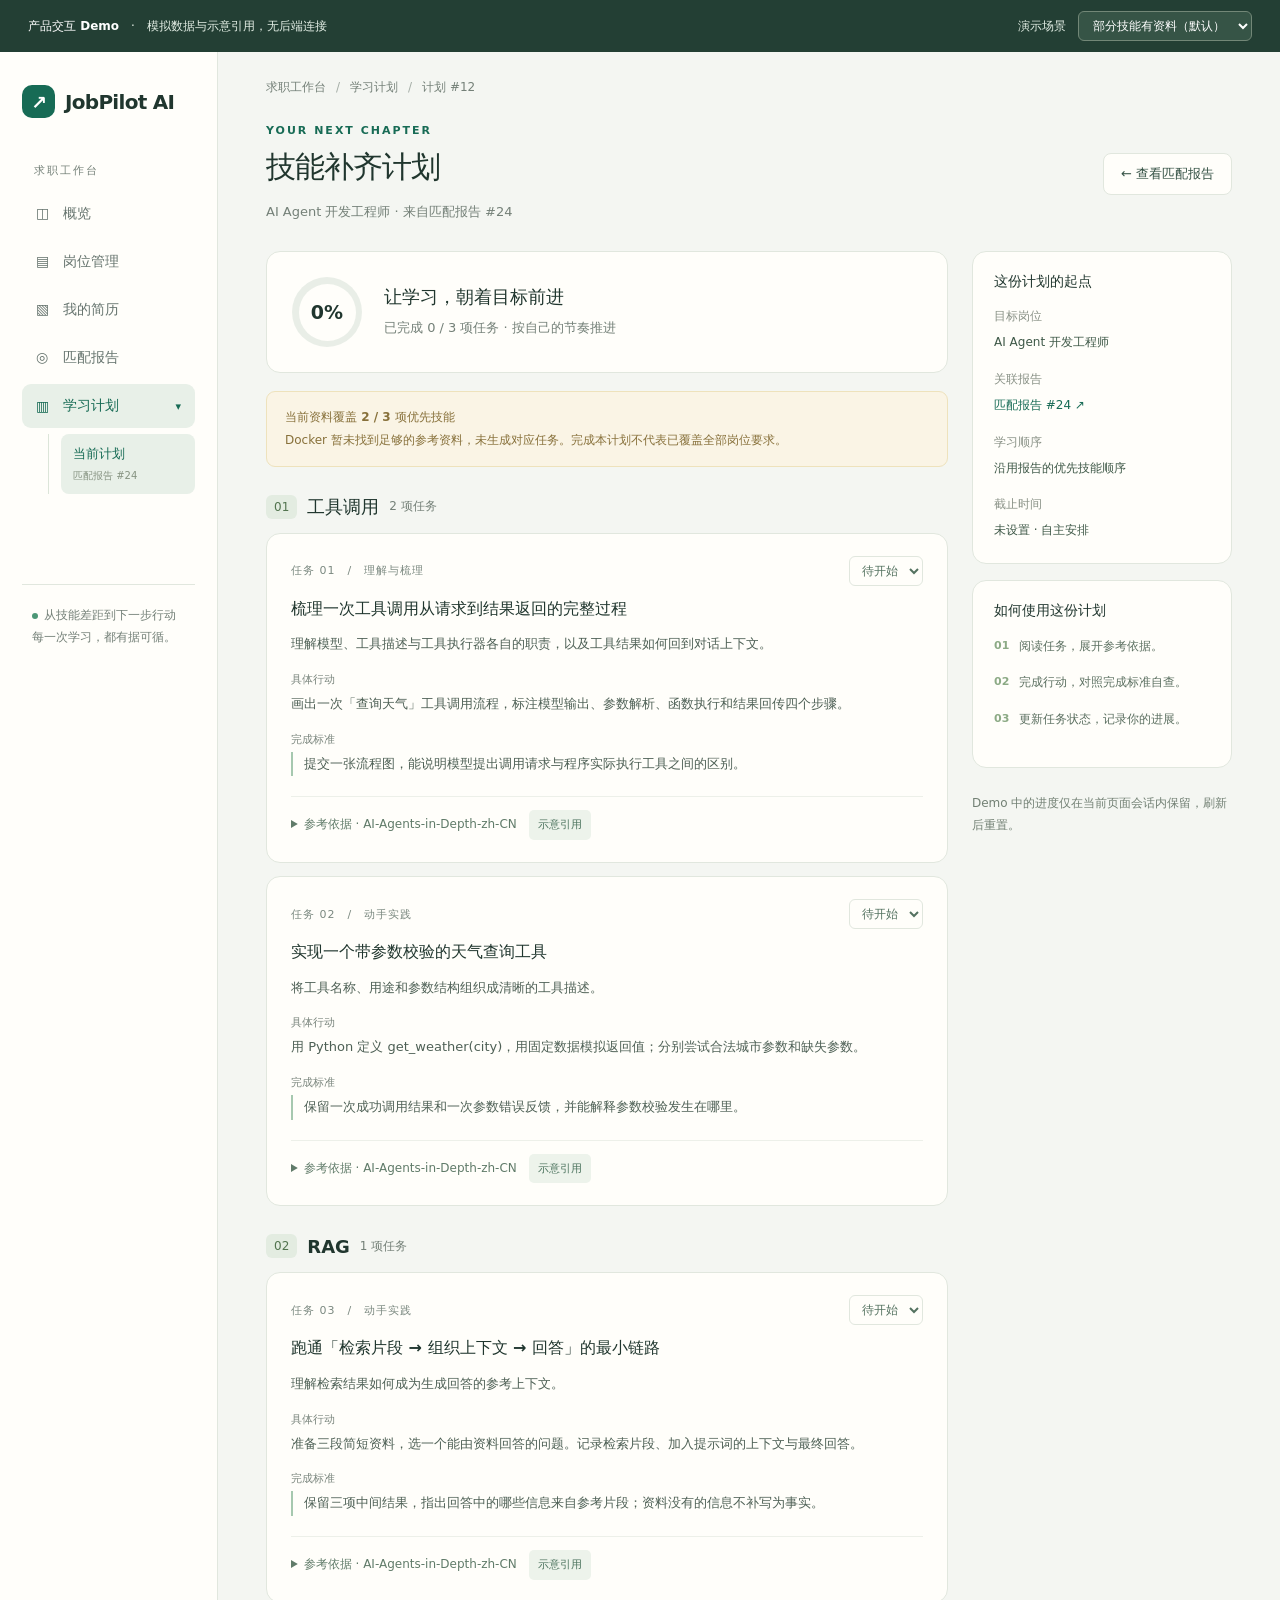
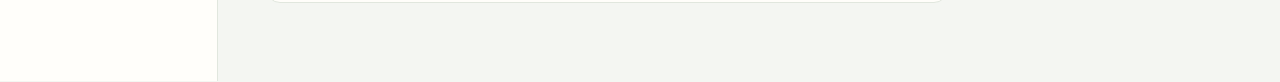
<file: docs/product/学习计划-Demo.html>
<!doctype html>
<html lang="zh-CN">
<head>
<meta charset="utf-8">
<meta name="viewport" content="width=device-width, initial-scale=1">
<title>学习计划 · JobPilot AI 产品 Demo</title>
<style>
:root{font-family:Inter,"Microsoft YaHei",system-ui,sans-serif;color:#20362e;background:#f4f6f2;font-synthesis:none;--green:#176b55;--muted:#748078;--line:#e1e7de}*{box-sizing:border-box}body{margin:0}button,select{font:inherit}button{cursor:pointer}button:disabled{cursor:wait;opacity:.65}button,a,select{outline-offset:4px}button:focus-visible,a:focus-visible,select:focus-visible,summary:focus-visible{outline:3px solid #70bfa3}a{color:var(--green);text-decoration:none}.demo{background:#233f34;color:#e3eee5;padding:11px 28px;display:flex;align-items:center;justify-content:space-between;gap:12px;font-size:12px}.demo strong{color:#fff}.demo select{background:#365446;color:#fff;border:1px solid #728777;border-radius:6px;padding:6px 10px}.shell{display:grid;grid-template-columns:218px 1fr;min-height:calc(100vh - 55px)}aside{padding:33px 22px;background:#fffefa;border-right:1px solid var(--line)}.brand{display:flex;align-items:center;gap:10px;font-size:20px;font-weight:750;letter-spacing:-.7px}.logo{width:33px;height:33px;display:grid;place-items:center;background:var(--green);border-radius:10px;color:white;font-size:19px}.caption{font-size:11px;letter-spacing:2px;color:var(--muted);margin:45px 12px 14px}.nav{display:block;width:100%;border:0;background:none;text-align:left;padding:13px 14px;margin:4px 0;color:#66746e;border-radius:9px;font-size:14px}.nav.active{background:#e8f0e8;color:var(--green);font-weight:700}.nav span{display:inline-block;width:27px}.side-note{margin-top:90px;border-top:1px solid var(--line);padding:20px 10px;color:var(--muted);font-size:12px;line-height:1.8}.dot{display:inline-block;width:6px;height:6px;background:#4c9776;border-radius:50%;margin-right:6px}main{padding:27px 48px 65px;max-width:1400px;width:100%;margin:auto}.crumb{font-size:12px;color:var(--muted);margin-bottom:28px}.crumb span{margin:0 10px;color:#a5aea7}.eyebrow{font-size:11px;letter-spacing:2px;color:var(--green);font-weight:700;margin:0 0 10px}h1{font-size:30px;letter-spacing:-1px;margin:0 0 12px}h2{font-size:18px;margin:0}h3{font-size:16px;line-height:1.65;margin:10px 0}.muted{color:var(--muted);font-size:13px;line-height:1.8}.heading{display:flex;justify-content:space-between;align-items:center;gap:20px;margin-bottom:28px}.button{border:1px solid var(--line);border-radius:8px;padding:11px 17px;background:#fffefa;color:#345144;font-size:13px}.primary{background:var(--green);border-color:var(--green);color:white}.small{padding:7px 11px;font-size:12px}.card{background:#fffefa;border:1px solid var(--line);border-radius:14px;padding:25px}.layout{display:grid;grid-template-columns:minmax(0,1fr) 260px;gap:24px;align-items:start}.overview{display:flex;align-items:center;gap:22px;margin-bottom:18px}.ring{width:70px;height:70px;flex:none;border-radius:50%;background:conic-gradient(var(--green) var(--progress),#e9eee7 0);display:grid;place-items:center}.ring b{background:#fffefa;width:57px;height:57px;border-radius:50%;display:grid;place-items:center;font-size:19px}.overview h2{margin-bottom:7px}.tag{font-size:11px;color:#4c735e;background:#edf3eb;padding:5px 9px;border-radius:5px;display:inline-block}.warning{padding:14px 18px;background:#faf4e5;border:1px solid #eee2bc;border-radius:9px;color:#87703a;font-size:12px;line-height:1.9;margin-bottom:26px}.section{display:flex;align-items:center;justify-content:space-between;margin:28px 0 14px}.section-title{display:flex;align-items:center;gap:10px}.section-title small{font-weight:400;color:var(--muted);font-size:12px}.skill-index{background:#e3ece1;border-radius:6px;padding:5px 8px;color:#52744f;font-size:12px}.task{margin-bottom:13px;padding:22px 24px}.task-top{display:flex;justify-content:space-between;gap:12px;align-items:center}.task-top .phase{font-size:11px;letter-spacing:1px;color:#7b8980}.task select{background:#fffefa;border:1px solid var(--line);border-radius:6px;color:#547260;font-size:12px;padding:6px 8px}.task.done{border-color:#bfdbc9}.task.done h3{color:#698071}.task-label{font-size:11px;color:#7c877f;display:block;margin:15px 0 5px}.task p{font-size:13px;line-height:1.9;margin:0;color:#4e6055}.criteria{border-left:2px solid #a6c8af;padding-left:11px}.source{border-top:1px solid #edf0e9;margin-top:20px;padding-top:13px;font-size:12px;color:#607b69}.source summary{cursor:pointer;line-height:1.8}.source blockquote{margin:13px 0 0;background:#f4f6f0;padding:14px;border-radius:7px;line-height:1.9;color:#62725f}.source-note{font-size:10px;color:#8d998b;margin-top:8px}.rail .card{padding:21px;margin-bottom:16px}.rail h2{font-size:14px;margin-bottom:16px}.rail p{font-size:12px;line-height:1.9;color:#728074}.rail dl{margin:0;font-size:12px}.rail dt{color:#899186;margin:17px 0 7px}.rail dd{margin:0;color:#3e5847;line-height:1.8}.mini-step{display:flex;gap:10px;margin:15px 0;color:#5c7061;font-size:12px;line-height:1.8}.mini-step b{font-size:11px;color:#8caa85}.report-summary{display:flex;align-items:center;gap:24px}.score{font-size:45px;color:var(--green);font-weight:700}.score small{font-size:12px;color:var(--muted);font-weight:400}.gaps{display:grid;grid-template-columns:repeat(3,1fr);gap:12px;margin:20px 0}.gap{padding:17px;background:#f4f6f0;border-radius:9px;font-size:13px}.gap small{display:block;color:var(--muted);font-size:11px;margin-top:9px}.generate{margin-top:24px;background:linear-gradient(110deg,#edf4e9,#fffefa);padding:30px}.generate p{max-width:650px}.generate .button{margin-top:13px}.message{margin-top:17px;font-size:13px;line-height:1.9;color:#9b613f}.footer-note{font-size:11px;color:#8c968b;margin-top:24px}.empty{text-align:center;padding:75px 30px}.empty h2{margin:18px 0}.empty .symbol{font-size:32px;color:var(--green)}.back{display:inline-block;margin-top:20px}.list-card{margin-top:20px;display:flex;justify-content:space-between;align-items:center;gap:20px}.bar{height:6px;border-radius:5px;background:#e7eee4;margin:15px 0;overflow:hidden}.bar span{height:100%;background:var(--green);display:block}.sr{position:absolute;width:1px;height:1px;overflow:hidden;clip:rect(0,0,0,0)}@media(max-width:1100px){main{padding:25px}.layout{grid-template-columns:minmax(0,1fr) 220px}.shell{grid-template-columns:180px 1fr}aside{padding:30px 15px}}@media(max-width:820px){.shell{grid-template-columns:1fr}aside{padding:16px 20px;border-bottom:1px solid var(--line);border-right:0;display:flex;align-items:center;gap:12px;flex-wrap:wrap}.brand{font-size:17px;margin-right:auto}.caption,.side-note,.inactive{display:none}.nav{width:auto;margin:0;padding:9px}.layout{grid-template-columns:1fr}.rail{display:grid;grid-template-columns:1fr 1fr;gap:15px}.demo{padding:10px 18px;flex-wrap:wrap}h1{font-size:25px}.gaps{grid-template-columns:1fr}.heading{align-items:flex-start}.card{padding:20px}}@media(max-width:480px){main{padding:23px 16px}.rail{grid-template-columns:1fr}.heading{flex-direction:column;gap:8px}.overview{gap:12px}.task{padding:18px}.list-card{flex-direction:column;align-items:flex-start}.demo select{max-width:100%}}
.plan-nav .nav{display:flex;align-items:center}.plan-nav .chevron{margin-left:auto;width:auto;font-size:11px}.plan-submenu{margin:6px 0 12px 26px;padding-left:12px;border-left:1px solid #dce5d9}.plan-submenu[hidden]{display:none}.plan-link{display:block;width:100%;border:0;border-radius:8px;text-align:left;padding:11px 12px;background:transparent;color:#66746e;font-size:13px}.plan-link.active{background:#e8f0e8;color:var(--green);font-weight:700}.plan-link small{display:block;font-size:10px;font-weight:400;color:#859280;margin-top:6px}.plan-nav-empty{font-size:12px;color:var(--muted);padding:8px 12px;margin:0}@media(max-width:820px){.plan-nav{width:100%}.plan-nav .nav{width:100%}.plan-submenu{margin-left:25px}}
</style>
</head>
<body>
<div class="demo"><div><strong>产品交互 Demo</strong>　·　模拟数据与示意引用，无后端连接</div><label>演示场景　<select id="scenario"><option value="partial">部分技能有资料（默认）</option><option value="full">全部技能有资料</option><option value="none">全部资料不足</option><option value="empty">没有技能缺口</option><option value="error">生成失败 → 重试</option></select></label></div>
<div class="shell"><aside><div class="brand"><span class="logo">↗</span>JobPilot AI</div><div class="caption">求职工作台</div><div class="nav inactive"><span>◫</span>概览</div><div class="nav inactive"><span>▤</span>岗位管理</div><div class="nav inactive"><span>▧</span>我的简历</div><button class="nav" data-page="report"><span>◎</span>匹配报告</button><div class="plan-nav"><button class="nav" id="plan-toggle" aria-expanded="true" aria-controls="plan-submenu"><span aria-hidden="true">▥</span>学习计划<span class="chevron" aria-hidden="true">▾</span></button><div class="plan-submenu" id="plan-submenu"><button class="plan-link" data-page="plan">当前计划<small>匹配报告 #24</small></button></div></div><div class="side-note"><span class="dot"></span>从技能差距到下一步行动<br>每一次学习，都有据可循。</div></aside><main id="app"></main></div>
<div class="sr" id="announcement" role="status" aria-live="polite"></div>
<script>
'use strict';
const tasks=[
 {skill:'工具调用',phase:'理解与梳理',title:'梳理一次工具调用从请求到结果返回的完整过程',content:'理解模型、工具描述与工具执行器各自的职责，以及工具结果如何回到对话上下文。',action:'画出一次「查询天气」工具调用流程，标注模型输出、参数解析、函数执行和结果回传四个步骤。',criteria:'提交一张流程图，能说明模型提出调用请求与程序实际执行工具之间的区别。',excerpt:'工具调用使模型能够借助外部工具完成任务。应用程序执行相应工具，并将执行结果提供给模型。'},
 {skill:'工具调用',phase:'动手实践',title:'实现一个带参数校验的天气查询工具',content:'将工具名称、用途和参数结构组织成清晰的工具描述。',action:'用 Python 定义 get_weather(city)，用固定数据模拟返回值；分别尝试合法城市参数和缺失参数。',criteria:'保留一次成功调用结果和一次参数错误反馈，并能解释参数校验发生在哪里。',excerpt:'工具描述通常包含工具名称、功能说明与参数定义，模型依据这些描述选择工具并提供参数。'},
 {skill:'RAG',phase:'动手实践',title:'跑通「检索片段 → 组织上下文 → 回答」的最小链路',content:'理解检索结果如何成为生成回答的参考上下文。',action:'准备三段简短资料，选一个能由资料回答的问题。记录检索片段、加入提示词的上下文与最终回答。',criteria:'保留三项中间结果，指出回答中的哪些信息来自参考片段；资料没有的信息不补写为事实。',excerpt:'检索增强生成先从外部知识中检索相关内容，再将这些内容作为上下文用于生成回答。'}
];
let scenario='partial',page='plan',hasPlan=true,busy=false,retried=false,revision=0,plansExpanded=true,statuses=['todo','todo','todo'];
const app=document.getElementById('app');
const notify=text=>document.getElementById('announcement').textContent=text;
function visibleTasks(){return scenario==='full'?tasks.slice(0,2):tasks}
function count(){return visibleTasks().filter((_,i)=>statuses[i]==='done').length}
function percent(){return Math.round(count()/visibleTasks().length*100)}
function go(next){page=next;if(next==='plan')plansExpanded=true;render();window.scrollTo(0,0)}
function heading(kicker,title,description,extra=''){return `<div class="heading"><div><p class="eyebrow">${kicker}</p><h1>${title}</h1><div class="muted">${description}</div></div>${extra}</div>`}
function crumbs(label){return `<div class="crumb">求职工作台<span>/</span>学习计划<span>/</span>${label}</div>`}
function report(){const skills=scenario==='empty'?[]:scenario==='full'?['工具调用']:['工具调用','RAG','Docker'];return `<div class="crumb">求职工作台<span>/</span>匹配报告<span>/</span>报告 #24</div>${heading('MATCH REPORT / 24','把技能差距，变成下一步行动','AI Agent 开发工程师 · 示例岗位 · 匹配报告快照')}<section class="card"><div class="report-summary"><div class="score">72 <small>/ 100</small></div><div><h2>你已经具备基础，接下来补齐关键技能</h2><p class="muted">以下为演示报告，优先技能按报告顺序展示。</p></div></div><div class="gaps">${skills.map((s,i)=>`<div class="gap">0${i+1}　${s}<small>优先补齐 · 需要学习与实践证据</small></div>`).join('')}</div>${!skills.length?'<p class="muted">当前报告没有需要优先补齐的技能。</p>':''}</section><section class="card generate"><p class="eyebrow">下一步 · 制定学习计划</p><h2>${hasPlan?'你的学习计划已准备好':'知道差距，也知道从哪里开始'}</h2><p class="muted">结合内置资料，将优先技能缺口转成具体任务。每项任务包含行动建议、完成标准和参考原文，无须上传学习资料。</p>${hasPlan?'<button class="button primary" id="view-plan">查看学习计划 ↗</button>':!skills.length?'<p class="muted">无须生成学习计划。</p>':`<button class="button primary" id="generate" ${busy?'disabled':''}>${busy?'正在生成学习计划…':'生成学习计划　→'}</button><p class="footer-note">生成成功后自动保存；一份匹配报告对应一份计划。</p>`}<div id="result" class="message" role="status"></div></section>`}
function taskCard(t,i){return `<article class="card task ${statuses[i]==='done'?'done':''}"><div class="task-top"><span class="phase">任务 ${String(i+1).padStart(2,'0')}　/　${t.phase}</span><label><span class="sr">任务 ${i+1} 状态</span><select data-task="${i}">${[['todo','待开始'],['in_progress','进行中'],['done','已完成']].map(([v,l])=>`<option value="${v}" ${statuses[i]===v?'selected':''}>${l}</option>`).join('')}</select></label></div><h3>${t.title}</h3><p>${t.content}</p><span class="task-label">具体行动</span><p>${t.action}</p><span class="task-label">完成标准</span><p class="criteria">${t.criteria}</p><details class="source"><summary>参考依据 · AI-Agents-in-Depth-zh-CN　<span class="tag">示意引用</span></summary><blockquote>${t.excerpt}</blockquote><div class="source-note">此片段仅演示引用样式，不是从原 PDF 核验提取的原文。</div></details></article>`}
function plan(){if(!hasPlan)return `${crumbs('尚未生成')}<section class="card empty"><div class="symbol">▥</div><h2>还没有学习计划</h2><p class="muted">从匹配报告开始，把优先技能缺口转成行动。</p><button class="button primary back" data-page="report">前往匹配报告 →</button></section>`;return `${crumbs('计划 #12')}${heading('YOUR NEXT CHAPTER','技能补齐计划','AI Agent 开发工程师 · 来自匹配报告 #24', '<button class="button" data-page="report">← 查看匹配报告</button>')}<div class="layout"><div><section class="card overview"><div class="ring" style="--progress:${percent()}%"><b>${percent()}%</b></div><div><h2>${count()===visibleTasks().length?'本计划任务已完成':'让学习，朝着目标前进'}</h2><div class="muted">已完成 ${count()} / ${visibleTasks().length} 项任务 · 按自己的节奏推进</div></div></section>${(scenario==='partial'||scenario==='error')?'<div class="warning"><strong>当前资料覆盖 2 / 3 项优先技能</strong><br>Docker 暂未找到足够的参考资料，未生成对应任务。完成本计划不代表已覆盖全部岗位要求。</div>':'<div class="muted">本计划已覆盖当前报告的全部优先技能：工具调用。</div>'}${[...new Set(visibleTasks().map(t=>t.skill))].map((skill,n)=>`<div class="section"><div class="section-title"><span class="skill-index">0${n+1}</span><h2>${skill}</h2><small>${visibleTasks().filter(t=>t.skill===skill).length} 项任务</small></div></div>${visibleTasks().map((t,i)=>t.skill===skill?taskCard(t,i):'').join('')}`).join('')}</div><div class="rail"><section class="card"><h2>这份计划的起点</h2><dl><dt>目标岗位</dt><dd>AI Agent 开发工程师</dd><dt>关联报告</dt><dd><a href="#report" data-page="report">匹配报告 #24 ↗</a></dd><dt>学习顺序</dt><dd>沿用报告的优先技能顺序</dd><dt>截止时间</dt><dd>未设置 · 自主安排</dd></dl></section><section class="card"><h2>如何使用这份计划</h2><div class="mini-step"><b>01</b><span>阅读任务，展开参考依据。</span></div><div class="mini-step"><b>02</b><span>完成行动，对照完成标准自查。</span></div><div class="mini-step"><b>03</b><span>更新任务状态，记录你的进展。</span></div></section><p class="footer-note">Demo 中的进度仅在当前页面会话内保留，刷新后重置。</p></div></div>`}
function list(){return `${crumbs('全部计划')}${heading('LEARNING SPACE','学习计划','从差距到行动，让每一步都有明确方向。')}${hasPlan?`<section class="card list-card"><div style="flex:1"><span class="tag">${count()===visibleTasks().length?'已完成':'进行中'}</span><h3>AI Agent 开发工程师 · 技能补齐计划</h3><p class="muted">报告 #24${(scenario==='partial'||scenario==='error')?' · 部分覆盖：Docker 暂缺资料':''}</p><div class="bar"><span style="width:${percent()}%"></span></div><span class="muted">${count()} / ${visibleTasks().length} 项完成</span></div><button class="button primary" data-page="plan">继续学习 →</button></section>`:'<section class="card empty"><h2>还没有学习计划</h2><p class="muted">先从匹配报告生成一份计划。</p><button class="button primary" data-page="report">查看匹配报告</button></section>'}`}
function renderNavigation(){
 const toggle=document.getElementById('plan-toggle');
 toggle.setAttribute('aria-expanded',String(plansExpanded));
 toggle.classList.toggle('active',page==='plan'||page==='list');
 toggle.querySelector('.chevron').textContent=plansExpanded?'▾':'▸';
 const submenu=document.getElementById('plan-submenu');
 submenu.hidden=!plansExpanded;
 submenu.innerHTML=hasPlan?`<button class="plan-link ${page==='plan'?'active':''}" data-page="plan" ${page==='plan'?'aria-current="page"':''}>当前计划<small>匹配报告 #24</small></button>`:'<p class="plan-nav-empty">暂无计划，请先从报告生成</p>';
 document.querySelector('aside [data-page="report"]').classList.toggle('active',page==='report');
}
function render(){app.innerHTML=page==='report'?report():page==='list'?list():plan();renderNavigation()}
document.getElementById('plan-toggle').addEventListener('click',()=>{plansExpanded=!plansExpanded;if(plansExpanded&&hasPlan)go('plan');else renderNavigation()});
document.addEventListener('click',e=>{const target=e.target.closest('[data-page]');if(target){e.preventDefault();go(target.dataset.page)}if(e.target.id==='view-plan')go('plan');if(e.target.id==='generate')generate()});
document.addEventListener('change',e=>{if(e.target.matches('[data-task]')){const i=Number(e.target.dataset.task);const opened=[...document.querySelectorAll('details')].map(d=>d.open);statuses[i]=e.target.value;render();document.querySelectorAll('details').forEach((d,n)=>d.open=opened[n]);document.querySelector(`[data-task="${i}"]`).focus();notify(`任务 ${i+1} 状态已更新，已完成 ${count()} 项。`)} });
document.getElementById('scenario').addEventListener('change',e=>{scenario=e.target.value;revision++;busy=false;retried=false;hasPlan=false;statuses=['todo','todo','todo'];go(hasPlan?'plan':'report')});
function generate(){if(busy||hasPlan)return;busy=true;const current=revision;render();notify('正在生成学习计划');setTimeout(()=>{if(current!==revision)return;busy=false;if(scenario==='none'){render();document.getElementById('result')?.append('当前内置资料不足以支持这些技能，暂未生成计划。');notify('资料不足，未生成计划');return}if(scenario==='error'&&!retried){retried=true;render();const button=document.getElementById('generate');if(button)button.textContent='重试生成';document.getElementById('result')?.append('生成失败，计划尚未保存。请重试。');notify('生成失败，请重试');return}hasPlan=true;go('plan');notify('学习计划已生成')},1100)}
render();
</script>
</body>
</html>
</file>
